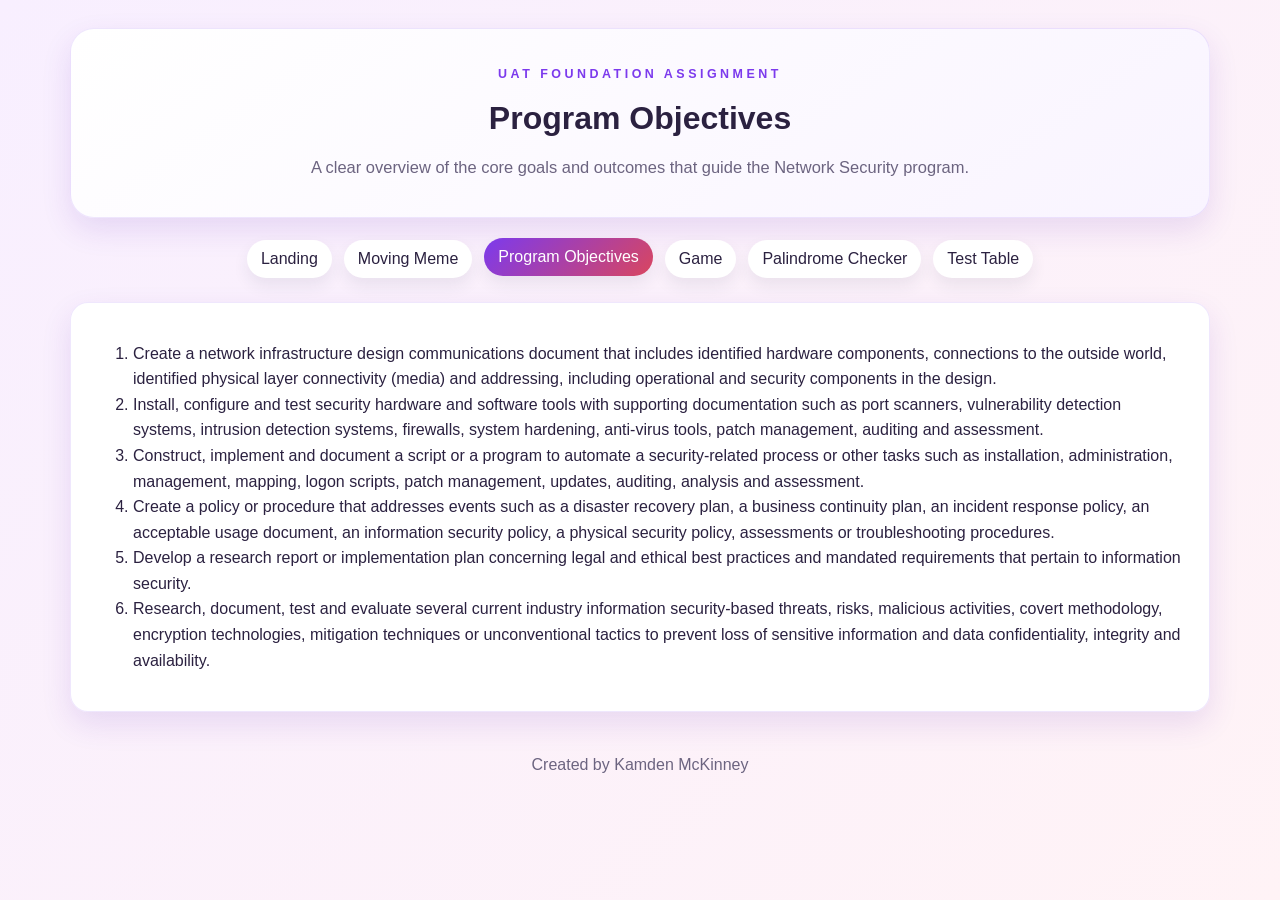
<file: boards.html>
<!-- 5/22/2026 -->
<!DOCTYPE html>
<html lang="en">
  <head>
    <meta charset="UTF-8" />
    <meta name="viewport" content="width=device-width, initial-scale=1.0" />
    <title>UAT Foundation | Program Objectives</title>
    <link rel="stylesheet" href="main.css"/>
  </head>
  <body>
    <div class="page-shell">
      <header class="page-header">
        <p class="eyebrow">UAT Foundation Assignment</p>
        <h1>Program Objectives</h1>
        <p class="hero-text">A clear overview of the core goals and outcomes that guide the Network Security program.</p>
      </header>
      <nav class="top-nav">
        <a href="landing.html">Landing</a>
        <a href="meme/index.html">Moving Meme</a>
        <a href="boards.html" class="active">Program Objectives</a>
        <a href="game.html">Game</a>
        <a href="palindromeChecker/palin.html">Palindrome Checker</a>
        <a href="Test-Table/">Test Table</a>
      </nav>
      <main class="content-card">
        <ol>
      <li>
        Create a network infrastructure design communications document that includes identified hardware components, connections to the outside world,
        identified physical layer connectivity (media) and addressing, including operational and security components in the design.
      </li>
      <li>
        Install, configure and test security hardware and software tools with supporting documentation such as port scanners, vulnerability detection systems,
        intrusion detection systems, firewalls, system hardening, anti-virus tools, patch management, auditing and assessment.
      </li>
      <li>
        Construct, implement and document a script or a program to automate a security-related process or other tasks such as installation, administration,
        management, mapping, logon scripts, patch management, updates, auditing, analysis and assessment.
      </li>
      <li>
        Create a policy or procedure that addresses events such as a disaster recovery plan, a business continuity plan, an incident response policy, an
        acceptable usage document, an information security policy, a physical security policy, assessments or troubleshooting procedures.
      </li>
      <li>
        Develop a research report or implementation plan concerning legal and ethical best practices and mandated requirements that pertain to information
        security.
      </li>
      <li>
        Research, document, test and evaluate several current industry information security-based threats, risks, malicious activities, covert methodology,
        encryption technologies, mitigation techniques or unconventional tactics to prevent loss of sensitive information and data confidentiality, integrity
        and availability.
      </li>
        </ol>
      </main>
      <footer>
        <p>Created by Kamden McKinney</p>
      </footer>
    </div>
  </body>
</html>
</file>
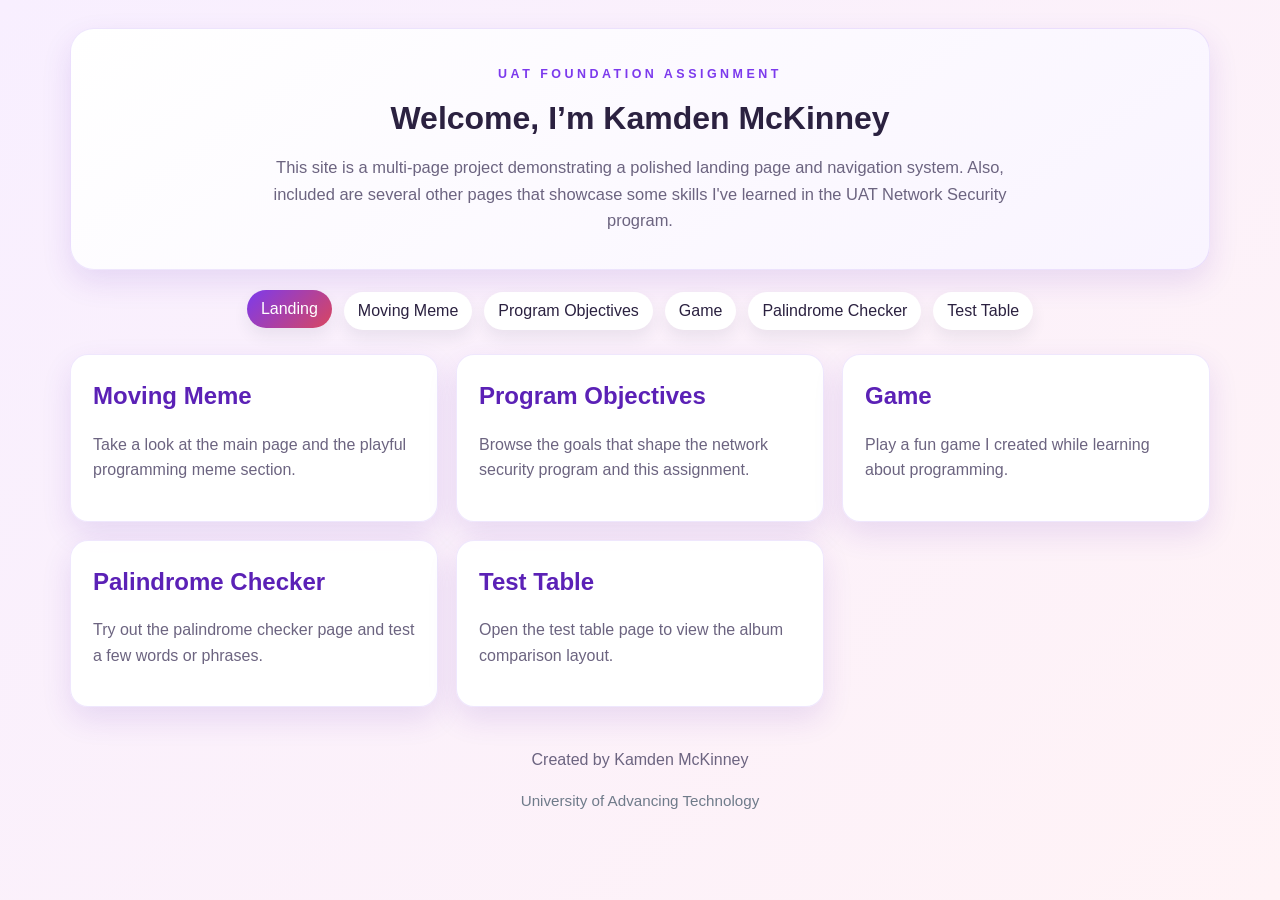
<file: landing.html>
<!DOCTYPE html>
<html lang="en">
  <head>
    <meta charset="UTF-8" />
    <meta name="viewport" content="width=device-width, initial-scale=1.0" />
    <title>UAT Foundation | Landing</title>
    <link rel="stylesheet" href="main.css" />
  </head>
  <body>
    <div class="page-shell">
      <header class="page-header">
        <p class="eyebrow">UAT Foundation Assignment</p>
        <h1>Welcome, I’m Kamden McKinney</h1>
        <p class="hero-text">
          This site is a multi-page project demonstrating a polished landing page and navigation system. Also, included are several other pages that showcase some skills I've learned in the UAT Network Security program.
        </p>
      </header>

      <nav class="top-nav">
        <a href="landing.html" class="active">Landing</a>
        <a href="meme/index.html">Moving Meme</a>
        <a href="boards.html">Program Objectives</a>
        <a href="game.html">Game</a>
        <a href="palindromeChecker/palin.html">Palindrome Checker</a>
        <a href="Test-Table/">Test Table</a>
      </nav>

      <section class="grid" aria-label="Site navigation cards">
        <a class="card" href="meme/index.html">
          <h2>Moving Meme</h2>
          <p>Take a look at the main page and the playful programming meme section.</p>
        </a>
        <a class="card" href="boards.html">
          <h2>Program Objectives</h2>
          <p>Browse the goals that shape the network security program and this assignment.</p>
        </a>
        <a class="card" href="game.html">
          <h2>Game</h2>
          <p>Play a fun game I created while learning about programming.</p>
        </a>
        <a class="card" href="palindromeChecker/palin.html">
          <h2>Palindrome Checker</h2>
          <p>Try out the palindrome checker page and test a few words or phrases.</p>
        </a>
        <a class="card" href="Test-Table/">
          <h2>Test Table</h2>
          <p>Open the test table page to view the album comparison layout.</p>
        </a>
      </section>

      <footer>
        <p>Created by Kamden McKinney</p>
        <p class="footer-subtext">University of Advancing Technology</p>
      </footer>
    </div>
  </body>
</html>
</file>
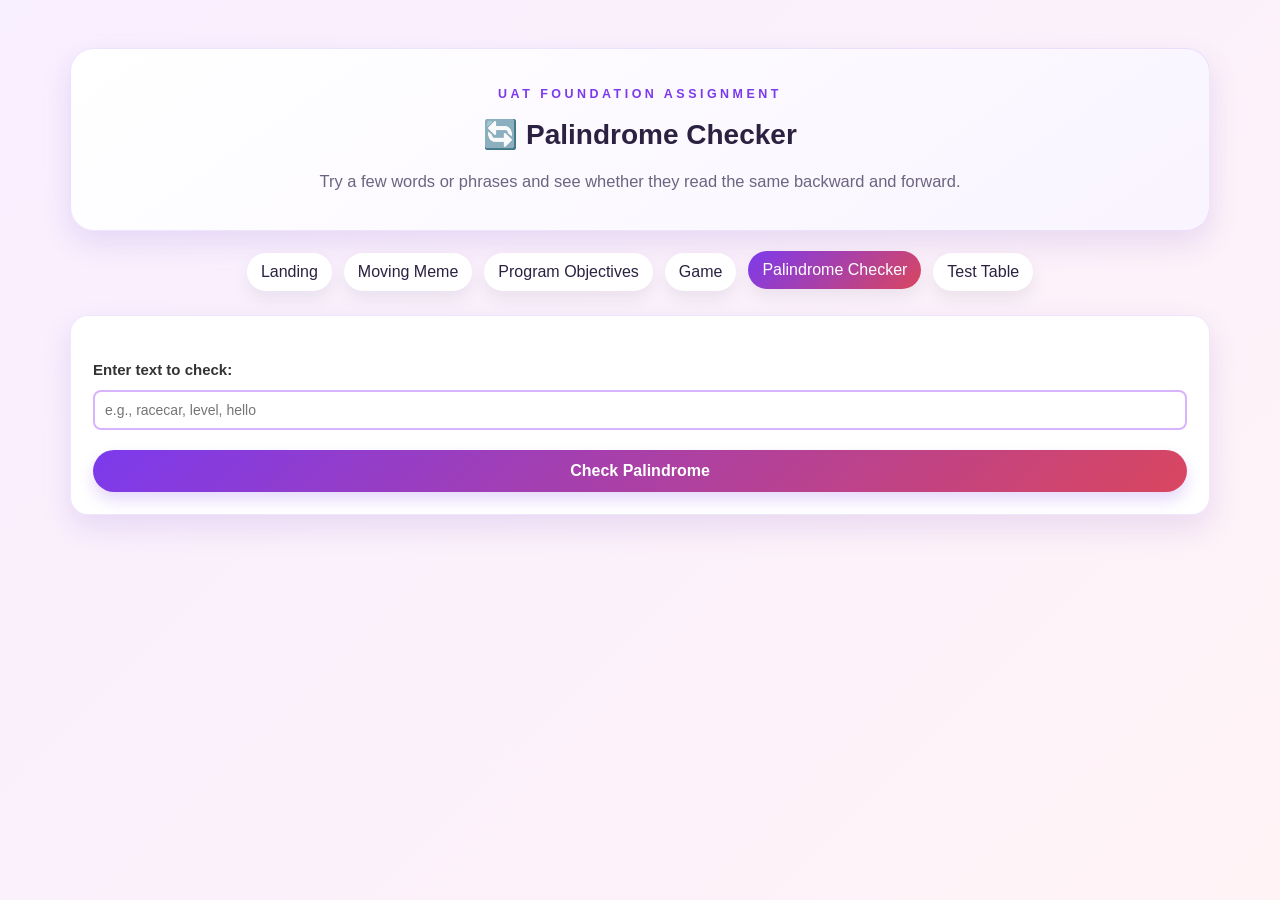
<file: palindromeChecker/palin.html>
<!DOCTYPE html>
<html lang="en">
<head>
    <meta charset="UTF-8">
    <meta name="viewport" content="width=device-width, initial-scale=1.0">
    <title>UAT Foundation | Palindrome Checker</title>
    <link rel="stylesheet" href="style.css">
    <link rel="stylesheet" href="../main.css">
</head>
<body>
    <div class="page-shell">
      <header class="page-header">
        <p class="eyebrow">UAT Foundation Assignment</p>
        <h1>Palindrome Checker</h1>
        <p class="hero-text">Try a few words or phrases and see whether they read the same backward and forward.</p>
      </header>
      <nav class="top-nav">
        <a href="../landing.html">Landing</a>
        <a href="../meme/index.html">Moving Meme</a>
        <a href="../boards.html">Program Objectives</a>
        <a href="../game.html">Game</a>
        <a href="palin.html" class="active">Palindrome Checker</a>
        <a href="../Test-Table/">Test Table</a>
      </nav>

      <div class="content-card">

        
        <div class="input-group">
            <label for="inputText">Enter text to check:</label>
            <input 
                type="text" 
                id="inputText" 
                placeholder="e.g., racecar, level, hello"
                autocomplete="off"
            >
        </div>

        <button id="checkButton">Check Palindrome</button>

        <div id="result"></div>
      </div>
    </div>

    <script src="code.js"></script>
</body>
</html>
</file>
<file: main.css>
:root {
  --bg: #f7f0ff;
  --panel: #ffffff;
  --accent: #7c3aed;
  --accent-dark: #5b21b6;
  --accent-soft: #f3e8ff;
  --accent-red: #d9465f;
  --text: #2b2140;
  --muted: #6c6480;
  --shadow: 0 12px 30px rgba(91, 33, 182, 0.12);
}

* {
  box-sizing: border-box;
}

body {
  margin: 0;
  font-family: "Segoe UI", Tahoma, Geneva, Verdana, sans-serif;
  background: linear-gradient(135deg, #f8efff 0%, #fff3f6 100%);
  color: var(--text);
  line-height: 1.6;
  min-height: 100vh;
}

.page-shell {
  max-width: 1180px;
  margin: 0 auto;
  padding: 28px 20px 40px;
  width: 100%;
}

.page-header {
  text-align: center;
  background: linear-gradient(145deg, #ffffff 0%, #f9f4ff 100%);
  border-radius: 24px;
  padding: 36px 24px;
  box-shadow: var(--shadow);
  margin-bottom: 22px;
  border: 1px solid rgba(124, 58, 237, 0.12);
}

.eyebrow {
  margin: 0 0 8px;
  text-transform: uppercase;
  letter-spacing: 0.28em;
  font-size: 0.78rem;
  font-weight: 700;
  color: var(--accent);
}

.page-header h1,
#page-titleOne,
#page-titleTwo {
  margin: 0 0 10px;
  color: var(--text);
  text-align: center;
}

.hero-text {
  max-width: 760px;
  margin: 0 auto;
  color: var(--muted);
  font-size: 1.03rem;
}

.top-nav {
  display: flex;
  flex-wrap: wrap;
  justify-content: center;
  gap: 12px;
  margin: 0 0 24px;
}

.top-nav a,
nav a {
  text-decoration: none;
  color: var(--text);
  background: var(--panel);
  padding: 10px 14px;
  border-radius: 999px;
  box-shadow: 0 8px 16px rgba(36, 52, 71, 0.08);
  transition: transform 0.2s ease, background-color 0.2s ease, color 0.2s ease;
}

.top-nav a:hover,
.top-nav a.active,
nav a:hover {
  background: linear-gradient(135deg, var(--accent) 0%, var(--accent-red) 100%);
  color: #ffffff;
  transform: translateY(-2px);
}

.grid {
  display: grid;
  grid-template-columns: repeat(3, minmax(220px, 1fr));
  gap: 18px;
  align-items: stretch;
}

.card,
.content-card {
  background: rgba(255, 255, 255, 0.95);
  border-radius: 18px;
  padding: 22px;
  box-shadow: var(--shadow);
  border: 1px solid rgba(124, 58, 237, 0.12);
}

.card {
  display: block;
  color: inherit;
  text-decoration: none;
  transition: transform 0.2s ease, box-shadow 0.2s ease;
  min-height: 100%;
}

.card:hover {
  transform: translateY(-4px);
  box-shadow: 0 16px 35px rgba(36, 52, 71, 0.16);
}

.card h2,
.content-card h2 {
  margin-top: 0;
  margin-bottom: 8px;
  color: var(--accent-dark);
}

.card p,
.content-card p,
.resource-list {
  color: var(--muted);
}

.resource-list {
  padding-left: 20px;
}

footer {
  text-align: center;
  padding: 24px 0 8px;
  color: var(--muted);
  clear: both;
}

.footer-subtext {
  margin-top: 4px;
  font-size: 0.95rem;
  color: #6f7b8a;
}

.game-shell {
  padding: 24px;
}

.game-intro {
  margin-bottom: 18px;
}

.game-intro h2 {
  margin-top: 0;
  margin-bottom: 6px;
  color: var(--accent-dark);
}

.game-intro p {
  margin: 0;
  color: var(--muted);
}

.game-frame {
  width: 100%;
  min-height: 760px;
  border: 0;
  border-radius: 18px;
  box-shadow: inset 0 0 0 1px rgba(36, 52, 71, 0.08);
  background: #fff;
}

@media (max-width: 560px) {
  .game-frame {
    min-height: 720px;
  }
}

nav {
  height: auto;
  width: auto;
  float: none;
  line-height: normal;
  padding: 0;
  margin: 18px 0 24px;
}

nav ul {
  display: flex;
  flex-wrap: wrap;
  justify-content: center;
  gap: 12px;
  list-style: none;
  padding: 0;
  margin: 0;
}

nav li {
  margin: 0;
}


@media (max-width: 800px) {
  .grid {
    grid-template-columns: 1fr 1fr;
  }
}

@media (max-width: 560px) {
  .grid {
    grid-template-columns: 1fr;
  }

  .page-header {
    padding: 24px 16px;
  }
}
</file>
<file: palindromeChecker/style.css>
body {
    font-family: Arial, sans-serif;
    background: linear-gradient(135deg, #f8efff 0%, #fff3f6 100%);
    padding: 20px;
    min-height: 100vh;
}

.container {
    background: rgba(255, 255, 255, 0.95);
    padding: 30px;
    max-width: 440px;
    margin: 0 auto;
    border: 1px solid rgba(124, 58, 237, 0.16);
    box-shadow: 0 12px 30px rgba(91, 33, 182, 0.12);
    border-radius: 18px;
}

h1 {
    color: #7c3aed;
    font-size: 28px;
    text-align: center;
    text-shadow: none;
    margin-bottom: 25px;
    font-weight: bold;
}

h1::before {
    content: "🔄 ";
}

.input-group {
    margin: 20px 0;
}

label {
    display: block;
    margin-bottom: 8px;
    color: #333;
    font-weight: bold;
    font-size: 15px;
}

input {
    width: 100%;
    padding: 10px;
    border: 2px solid #d8b4fe;
    font-size: 14px;
    border-radius: 8px;
    box-sizing: border-box;
    transition: all 0.3s ease;
}

input:focus {
    outline: none;
    border: 2px solid #7c3aed;
    box-shadow: 0 0 8px rgba(124, 58, 237, 0.2);
    background-color: #fff;
}

button {
    background: linear-gradient(135deg, #7c3aed, #d9465f);
    color: white;
    padding: 12px 20px;
    border: none;
    cursor: pointer;
    font-size: 16px;
    width: 100%;
    border-radius: 999px;
    font-weight: bold;
    transition: all 0.3s ease;
    box-shadow: 0 8px 16px rgba(124, 58, 237, 0.2);
}

button:hover {
    transform: translateY(-2px);
    box-shadow: 0 10px 20px rgba(124, 58, 237, 0.25);
}

button:active {
    transform: translate(1px, 1px);
}

#result {
    margin-top: 20px;
    padding: 15px;
    text-align: center;
    font-size: 16px;
    display: none;
    border: 2px solid #ddd;
    border-radius: 5px;
    font-weight: bold;
    animation: slideIn 0.3s ease;
}

#result.show {
    display: block;
}

#result.palindrome {
    background-color: #C8E6C9;
    color: #2E7D32;
    border: 2px solid #66BB6A;
    box-shadow: inset 0 0 10px rgba(102, 187, 106, 0.2);
}

#result.palindrome::before {
    content: "✓ ";
    font-size: 20px;
}

#result.not-palindrome {
    background-color: #FFCCCC;
    color: #C62828;
    border: 2px solid #EF5350;
    box-shadow: inset 0 0 10px rgba(239, 83, 80, 0.2);
}

#result.not-palindrome::before {
    content: "✗ ";
    font-size: 20px;
}

@keyframes slideIn {
    from {
        opacity: 0;
        transform: translateY(-10px);
    }
    to {
        opacity: 1;
        transform: translateY(0);
    }
}
</file>
